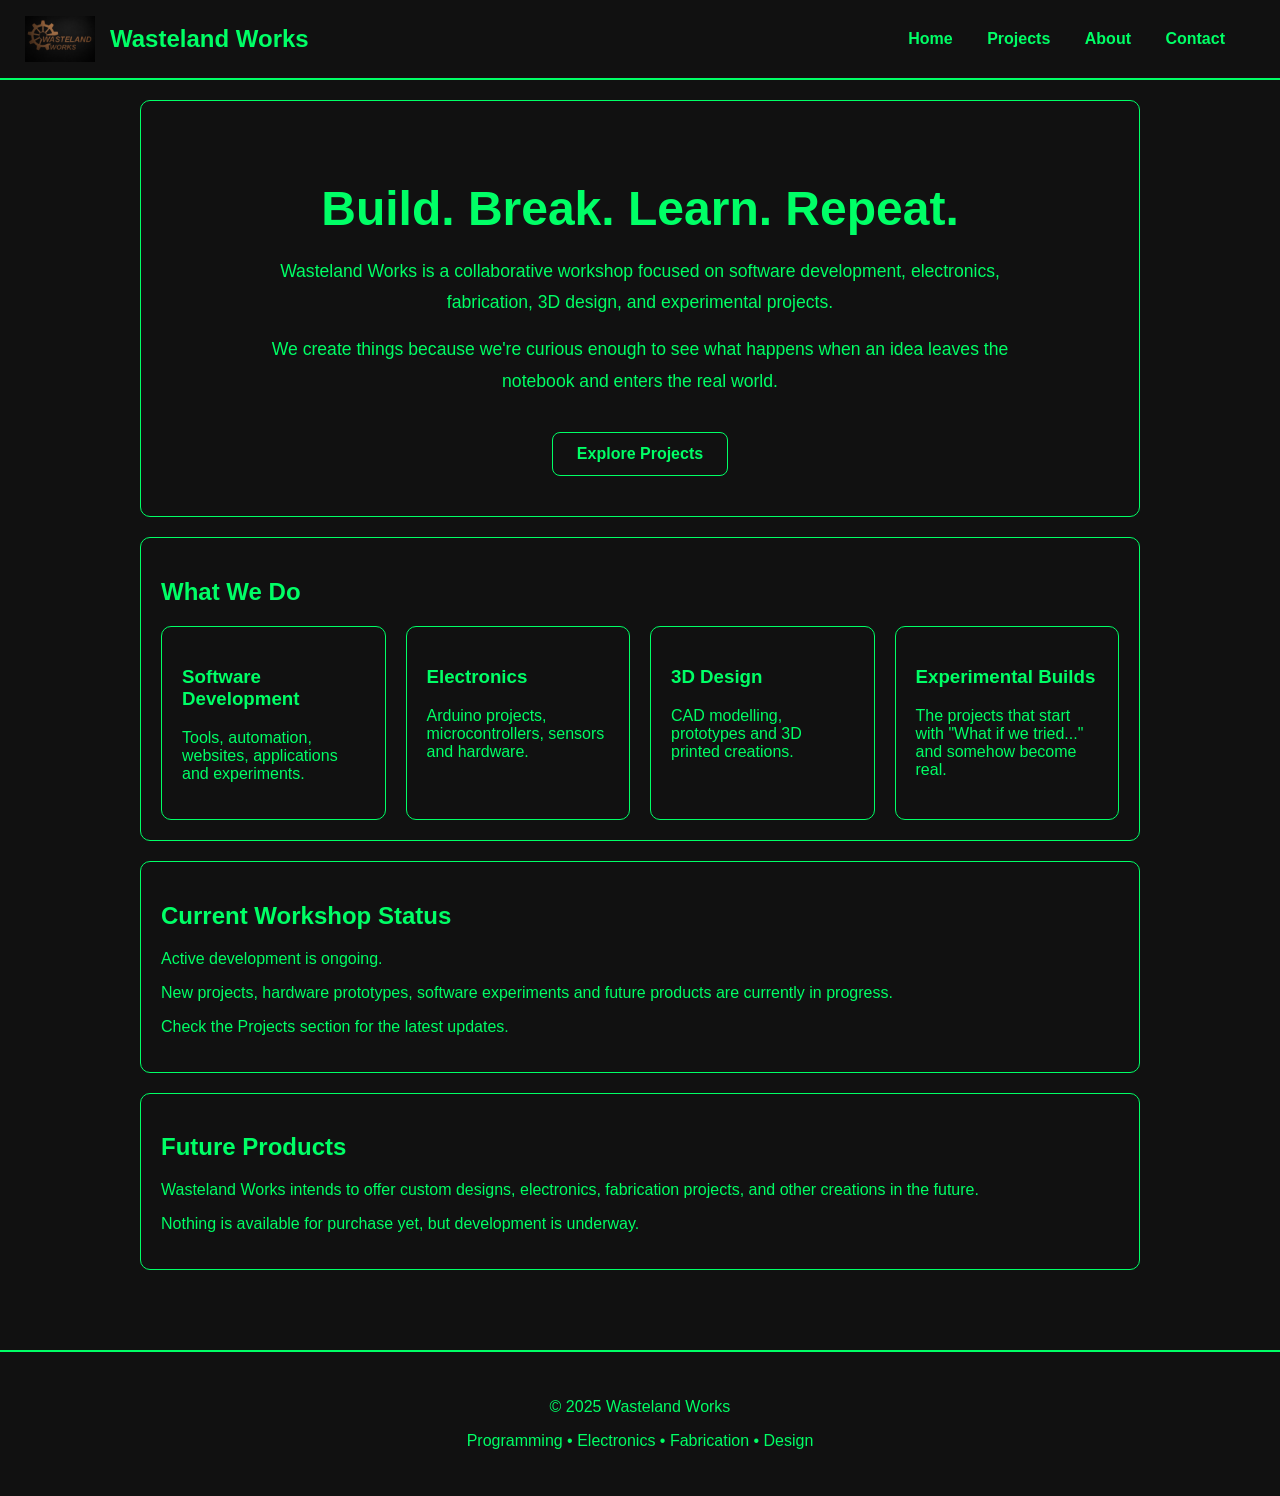
<file: Index.html>
<!DOCTYPE html>
<html>
<head>
    <meta charset="UTF-8">
    <meta name="viewport" content="width=device-width, initial-scale=1.0">
    <title>Wasteland Works</title>
    <link rel="stylesheet" href="style.css">
    <style>

        .topbar {
            display: flex;
            justify-content: space-between;
            align-items: center;
            padding: 15px 25px;
            border-bottom: 2px solid #00ff66;
        }

        .brand {
            display: flex;
            align-items: center;
            gap: 15px;
        }

        .logo-small {
            width: 70px;
            height: auto;
        }

        .brand-name {
            font-size: 1.5rem;
            font-weight: bold;
        }

        .hero {
            text-align: center;
            padding: 40px 20px;
        }

        .hero h1 {
            font-size: 3rem;
            margin-bottom: 20px;
        }

        .hero p {
            max-width: 800px;
            margin: 15px auto;
            line-height: 1.8;
            font-size: 1.1rem;
        }

        .button {
            display: inline-block;
            margin-top: 20px;
            padding: 12px 24px;
            border: 1px solid #00ff66;
            border-radius: 8px;
            text-decoration: none;
            color: #00ff66;
            font-weight: bold;
        }

        .button:hover {
            background-color: #00ff66;
            color: #111111;
        }

        .features {
            display: grid;
            grid-template-columns: repeat(auto-fit, minmax(220px, 1fr));
            gap: 20px;
        }

        .feature-card {
            border: 1px solid #00ff66;
            padding: 20px;
            border-radius: 10px;
        }

        footer {
            text-align: center;
            padding: 30px;
            border-top: 2px solid #00ff66;
            margin-top: 40px;
        }

        @media (max-width: 768px) {

            .topbar {
                flex-direction: column;
                gap: 15px;
            }

            nav {
                display: flex;
                flex-wrap: wrap;
                justify-content: center;
            }

            .hero h1 {
                font-size: 2rem;
            }

            .brand-name {
                text-align: center;
            }
        }

    </style>

</head>

<body>

<header class="topbar">

    <div class="brand">
        <img src="logo.png"
             alt="Wasteland Works Logo"
             class="logo-small">

        <div class="brand-name">
            Wasteland Works
        </div>
    </div>

    <nav>
        <a href="index.html">Home</a>
        <a href="projects.html">Projects</a>
        <a href="about.html">About</a>
        <a href="contact.html">Contact</a>
    </nav>

</header>

<main>

    <section class="hero card">

        <h1>Build. Break. Learn. Repeat.</h1>

        <p>
            Wasteland Works is a collaborative workshop focused on
            software development, electronics, fabrication,
            3D design, and experimental projects.
        </p>

        <p>
            We create things because we're curious enough
            to see what happens when an idea leaves the notebook
            and enters the real world.
        </p>

        <a href="projects.html" class="button">
            Explore Projects
        </a>

    </section>

    <section class="card">

        <h2>What We Do</h2>

        <div class="features">

            <div class="feature-card">
                <h3>Software Development</h3>
                <p>
                    Tools, automation, websites,
                    applications and experiments.
                </p>
            </div>

            <div class="feature-card">
                <h3>Electronics</h3>
                <p>
                    Arduino projects,
                    microcontrollers,
                    sensors and hardware.
                </p>
            </div>

            <div class="feature-card">
                <h3>3D Design</h3>
                <p>
                    CAD modelling,
                    prototypes and
                    3D printed creations.
                </p>
            </div>

            <div class="feature-card">
                <h3>Experimental Builds</h3>
                <p>
                    The projects that start
                    with "What if we tried..."
                    and somehow become real.
                </p>
            </div>

        </div>

    </section>

    <section class="card">

        <h2>Current Workshop Status</h2>

        <p>
            Active development is ongoing.
        </p>

        <p>
            New projects, hardware prototypes,
            software experiments and future products
            are currently in progress.
        </p>

        <p>
            Check the Projects section for the latest updates.
        </p>

    </section>

    <section class="card">

        <h2>Future Products</h2>

        <p>
            Wasteland Works intends to offer custom designs,
            electronics, fabrication projects,
            and other creations in the future.
        </p>

        <p>
            Nothing is available for purchase yet,
            but development is underway.
        </p>

    </section>

</main>

<footer>

    <p>
        © 2025 Wasteland Works
    </p>

    <p>
        Programming • Electronics • Fabrication • Design
    </p>

</footer>

</body>
</html>
</file>
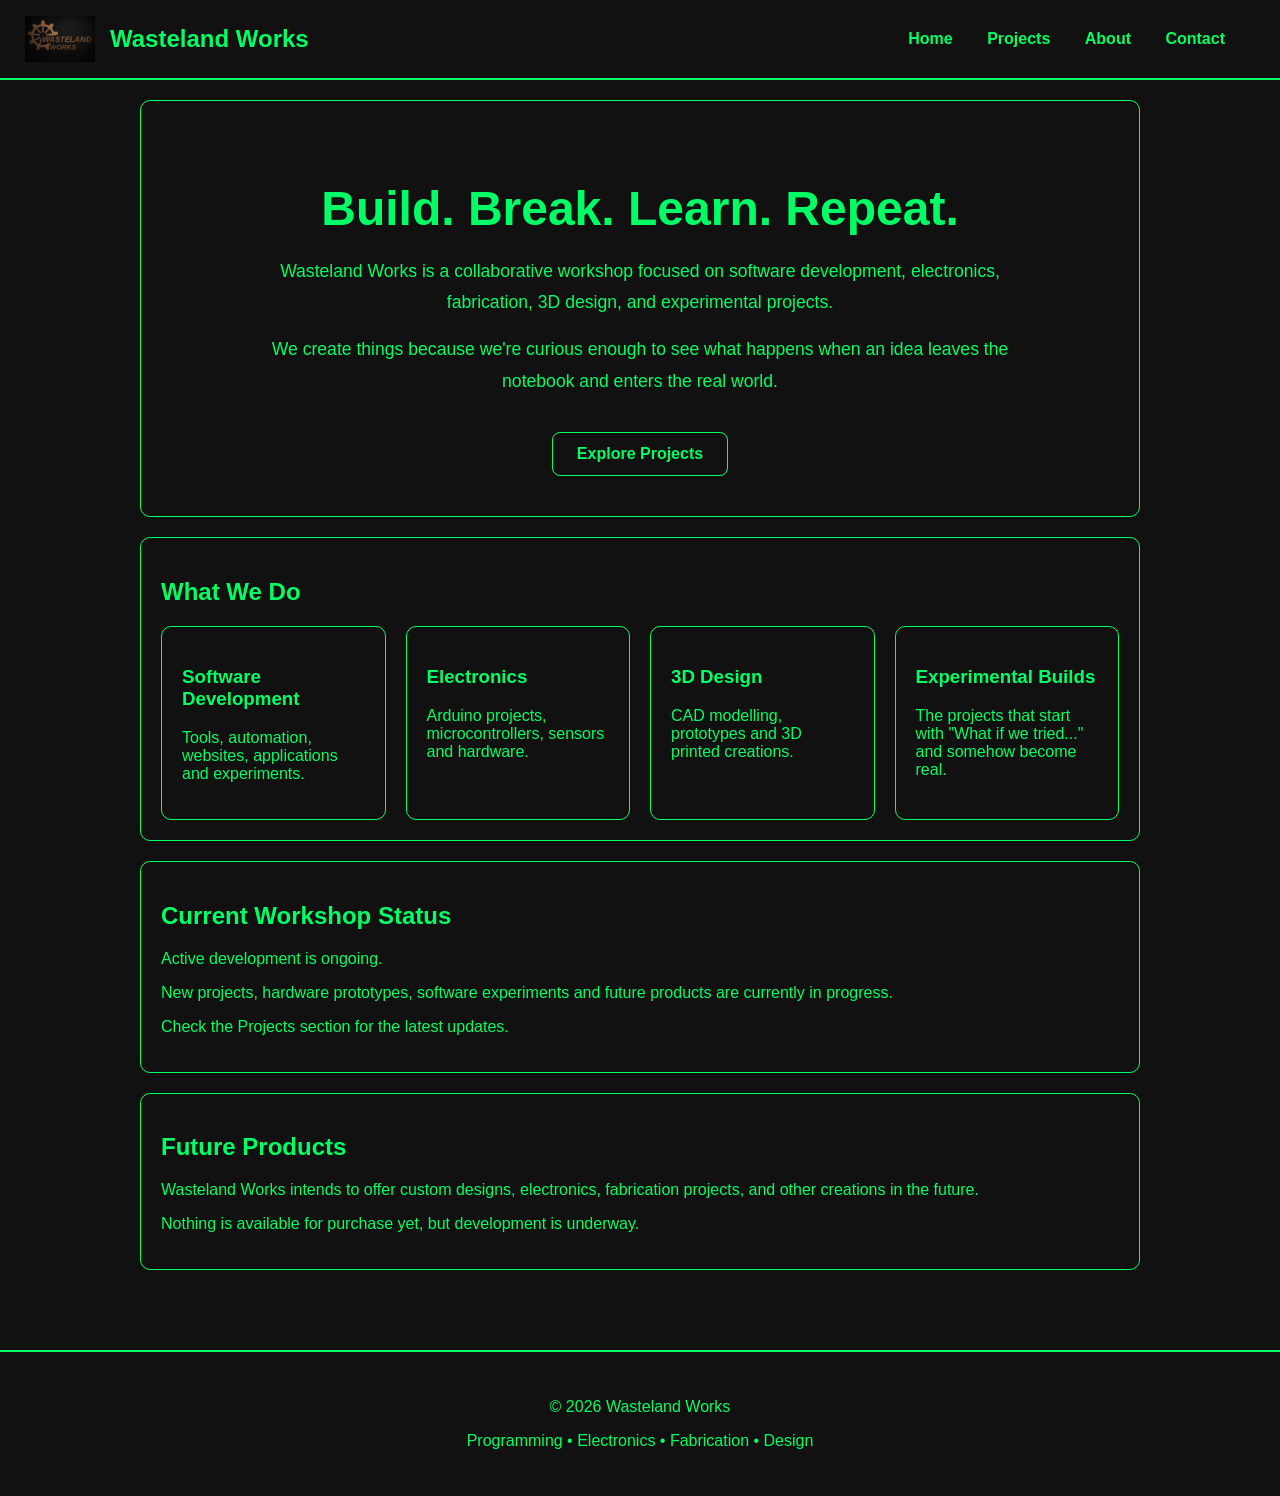
<file: index.html>
<!DOCTYPE html>
<html lang="en">

<head>
    <meta charset="UTF-8">
    <meta name="viewport" content="width=device-width, initial-scale=1.0">
    <title>Wasteland Works</title>

    <link rel="stylesheet" href="style.css">

    <style>

        .topbar {
            display: flex;
            justify-content: space-between;
            align-items: center;
            padding: 15px 25px;
            border-bottom: 2px solid #00ff66;
        }

        .brand {
            display: flex;
            align-items: center;
            gap: 15px;
        }

        .logo-small {
            width: 70px;
            height: auto;
        }

        .brand-name {
            font-size: 1.5rem;
            font-weight: bold;
        }

        .hero {
            text-align: center;
            padding: 40px 20px;
        }

        .hero h1 {
            font-size: 3rem;
            margin-bottom: 20px;
        }

        .hero p {
            max-width: 800px;
            margin: 15px auto;
            line-height: 1.8;
            font-size: 1.1rem;
        }

        .button {
            display: inline-block;
            margin-top: 20px;
            padding: 12px 24px;
            border: 1px solid #00ff66;
            border-radius: 8px;
            text-decoration: none;
            color: #00ff66;
            font-weight: bold;
        }

        .button:hover {
            background-color: #00ff66;
            color: #111111;
        }

        .features {
            display: grid;
            grid-template-columns: repeat(auto-fit, minmax(220px, 1fr));
            gap: 20px;
        }

        .feature-card {
            border: 1px solid #00ff66;
            padding: 20px;
            border-radius: 10px;
        }

        footer {
            text-align: center;
            padding: 30px;
            border-top: 2px solid #00ff66;
            margin-top: 40px;
        }

        @media (max-width: 768px) {

            .topbar {
                flex-direction: column;
                gap: 15px;
            }

            nav {
                display: flex;
                flex-wrap: wrap;
                justify-content: center;
            }

            .hero h1 {
                font-size: 2rem;
            }

            .brand-name {
                text-align: center;
            }
        }

    </style>

</head>

<body>

<header class="topbar">

    <div class="brand">
        <img src="logo.png"
             alt="Wasteland Works Logo"
             class="logo-small">

        <div class="brand-name">
            Wasteland Works
        </div>
    </div>

    <nav>
        <a href="index.html">Home</a>
        <a href="projects.html">Projects</a>
        <a href="about.html">About</a>
        <a href="contact.html">Contact</a>
    </nav>

</header>

<main>

    <section class="hero card">

        <h1>Build. Break. Learn. Repeat.</h1>

        <p>
            Wasteland Works is a collaborative workshop focused on
            software development, electronics, fabrication,
            3D design, and experimental projects.
        </p>

        <p>
            We create things because we're curious enough
            to see what happens when an idea leaves the notebook
            and enters the real world.
        </p>

        <a href="projects.html" class="button">
            Explore Projects
        </a>

    </section>

    <section class="card">

        <h2>What We Do</h2>

        <div class="features">

            <div class="feature-card">
                <h3>Software Development</h3>
                <p>
                    Tools, automation, websites,
                    applications and experiments.
                </p>
            </div>

            <div class="feature-card">
                <h3>Electronics</h3>
                <p>
                    Arduino projects,
                    microcontrollers,
                    sensors and hardware.
                </p>
            </div>

            <div class="feature-card">
                <h3>3D Design</h3>
                <p>
                    CAD modelling,
                    prototypes and
                    3D printed creations.
                </p>
            </div>

            <div class="feature-card">
                <h3>Experimental Builds</h3>
                <p>
                    The projects that start
                    with "What if we tried..."
                    and somehow become real.
                </p>
            </div>

        </div>

    </section>

    <section class="card">

        <h2>Current Workshop Status</h2>

        <p>
            Active development is ongoing.
        </p>

        <p>
            New projects, hardware prototypes,
            software experiments and future products
            are currently in progress.
        </p>

        <p>
            Check the Projects section for the latest updates.
        </p>

    </section>

    <section class="card">

        <h2>Future Products</h2>

        <p>
            Wasteland Works intends to offer custom designs,
            electronics, fabrication projects,
            and other creations in the future.
        </p>

        <p>
            Nothing is available for purchase yet,
            but development is underway.
        </p>

    </section>

</main>

<footer>

    <p>
        © 2026 Wasteland Works
    </p>

    <p>
        Programming • Electronics • Fabrication • Design
    </p>

</footer>

</body>
</html>
</file>
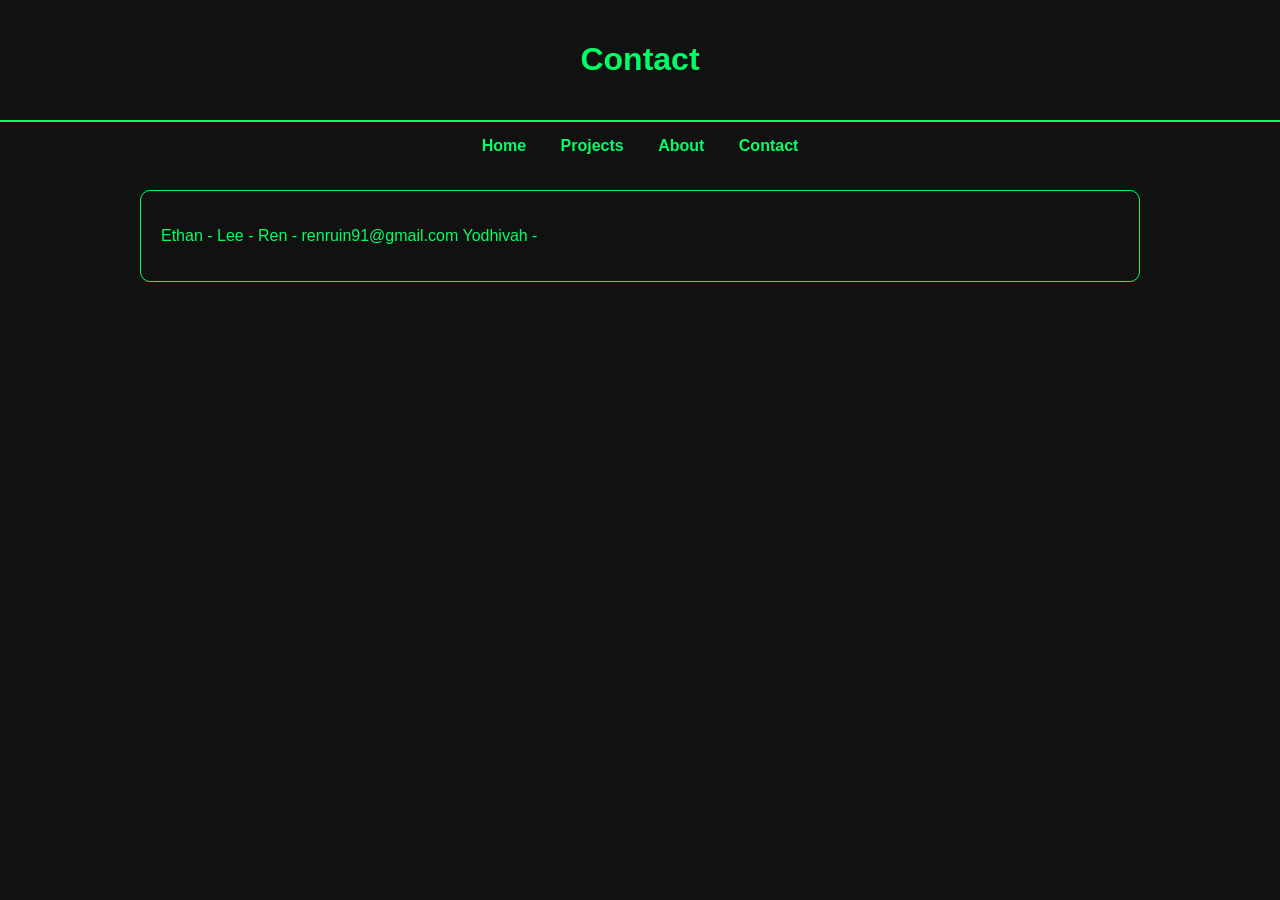
<file: contact.html>
<!DOCTYPE html>
<html>
<head>
    <title>Contact</title>
    <link rel="stylesheet" href="style.css">
</head>

<body>

<header>
    <h1>Contact</h1>
</header>

<nav>
    <a href="index.html">Home</a>
    <a href="projects.html">Projects</a>
    <a href="about.html">About</a>
    <a href="contact.html">Contact</a>
</nav>

<main>

    <section class="card">
        <p>
            Ethan - 
            Lee -
            Ren - renruin91@gmail.com
            Yodhivah -
        </p>
    </section>

</main>

</body>
</html>
</file>
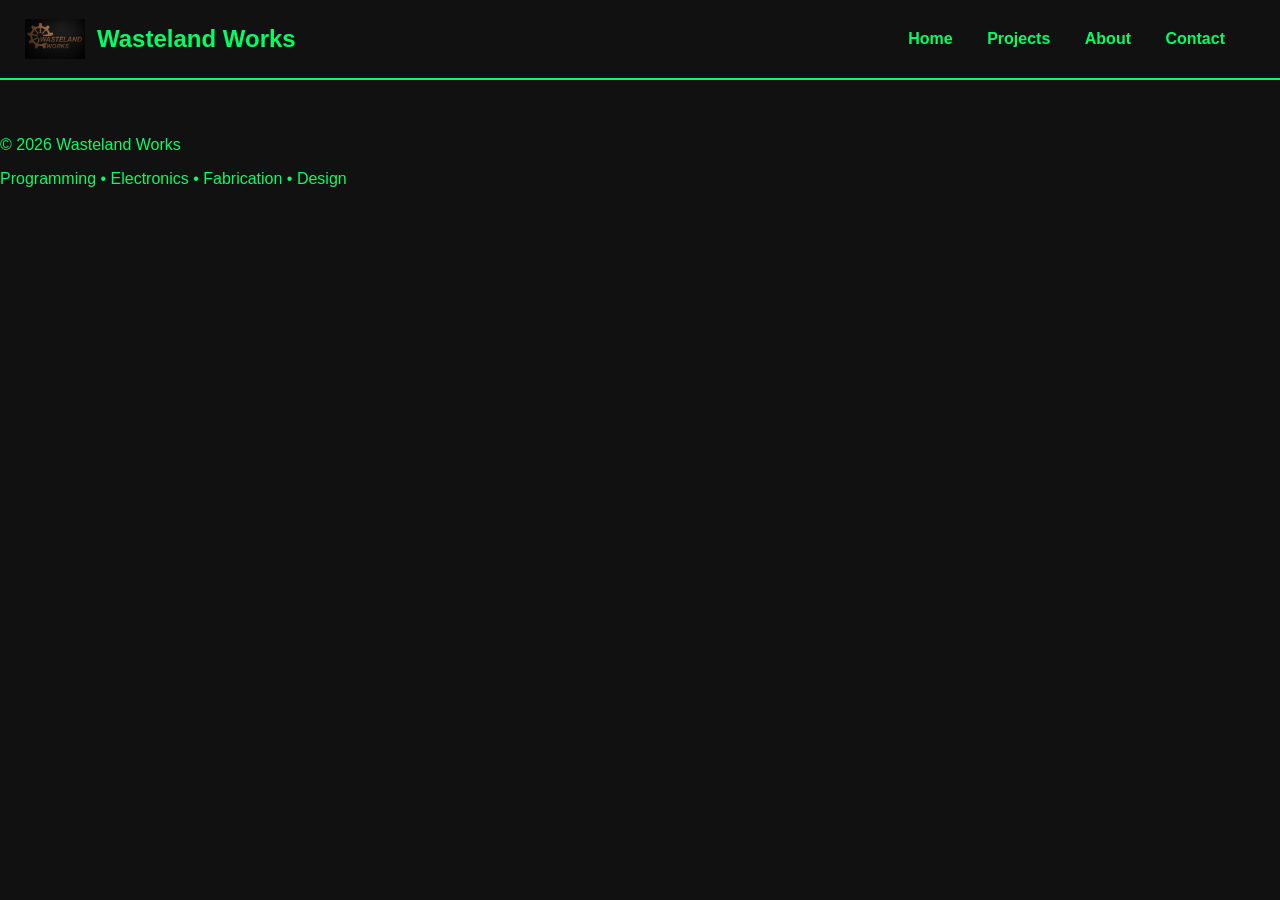
<file: template.html>
<!DOCTYPE html>
<html lang="en">

<head>
    <meta charset="UTF-8">
    <meta name="viewport" content="width=device-width, initial-scale=1.0">
    <title>PAGE TITLE HERE</title>

    <link rel="stylesheet" href="style.css">
</head>

<body>

<header class="topbar">

    <div class="brand">

        <img src="logo.png"
             alt="Wasteland Works Logo"
             class="logo-small">

        <div class="brand-name">
            Wasteland Works
        </div>

    </div>

    <nav>
        <a href="index.html">Home</a>
        <a href="projects.html">Projects</a>
        <a href="about.html">About</a>
        <a href="contact.html">Contact</a>
    </nav>

</header>

<main>

    <!-- PAGE CONTENT GOES HERE -->

</main>

<footer>

    <p>© 2026 Wasteland Works</p>

    <p>
        Programming • Electronics • Fabrication • Design
    </p>

</footer>

</body>

</html>
</file>
<file: style.css>
body {
    background-color: #111111;
    color: #00ff66;
    font-family: Arial, sans-serif;
    margin: 0;
}

header {
    text-align: center;
    padding: 20px;
    border-bottom: 2px solid #00ff66;
}

nav {
    text-align: center;
    padding: 15px;
}

nav a {
    color: #00ff66;
    text-decoration: none;
    margin: 0 15px;
    font-weight: bold;
}

nav a:hover {
    color: white;
}

main {
    max-width: 1000px;
    margin: auto;
    padding: 20px;
}

.card {
    border: 1px solid #00ff66;
    padding: 20px;
    margin-bottom: 20px;
    border-radius: 10px;
}
.logo {
    width: 300px;
    height: auto;
    display: block;
    margin: 0 auto 15px auto;
}
.card a {
    color: #00ff66;
    text-decoration: none;
}

.card a:hover {
    color: white;
}

.topbar {
display: flex;
justify-content: space-between;
align-items: center;
padding: 15px 25px;
border-bottom: 2px solid #00ff66;
}

.brand {
display: flex;
align-items: center;
gap: 12px;
}

.logo-small {
width: 60px;
height: auto;
}

.brand-name {
font-size: 1.4rem;
font-weight: bold;
}

.hero {
text-align: center;
}

.hero h1 {
font-size: 2.5rem;
margin-bottom: 15px;
}

.hero p {
max-width: 700px;
margin: 10px auto;
line-height: 1.6;
}

.button {
display: inline-block;
margin-top: 20px;
padding: 12px 24px;
border: 1px solid #00ff66;
border-radius: 8px;
color: #00ff66;
text-decoration: none;
font-weight: bold;
}

.button:hover {
background-color: #00ff66;
color: #111111;
}

ul {
line-height: 1.8;
}

@media (max-width: 768px) {

```
.topbar {
    flex-direction: column;
    gap: 15px;
}

nav {
    display: flex;
    flex-wrap: wrap;
    justify-content: center;
}

.hero h1 {
    font-size: 2rem;
}
```

}

.brand-name {
    font-size: 1.5rem;
    font-weight: bold;
    color: #00ff66;
    text-decoration: none;
}

.brand-name:visited {
    color: #00ff66;
}

.brand-name:hover {
    color: white;
}
</file>
